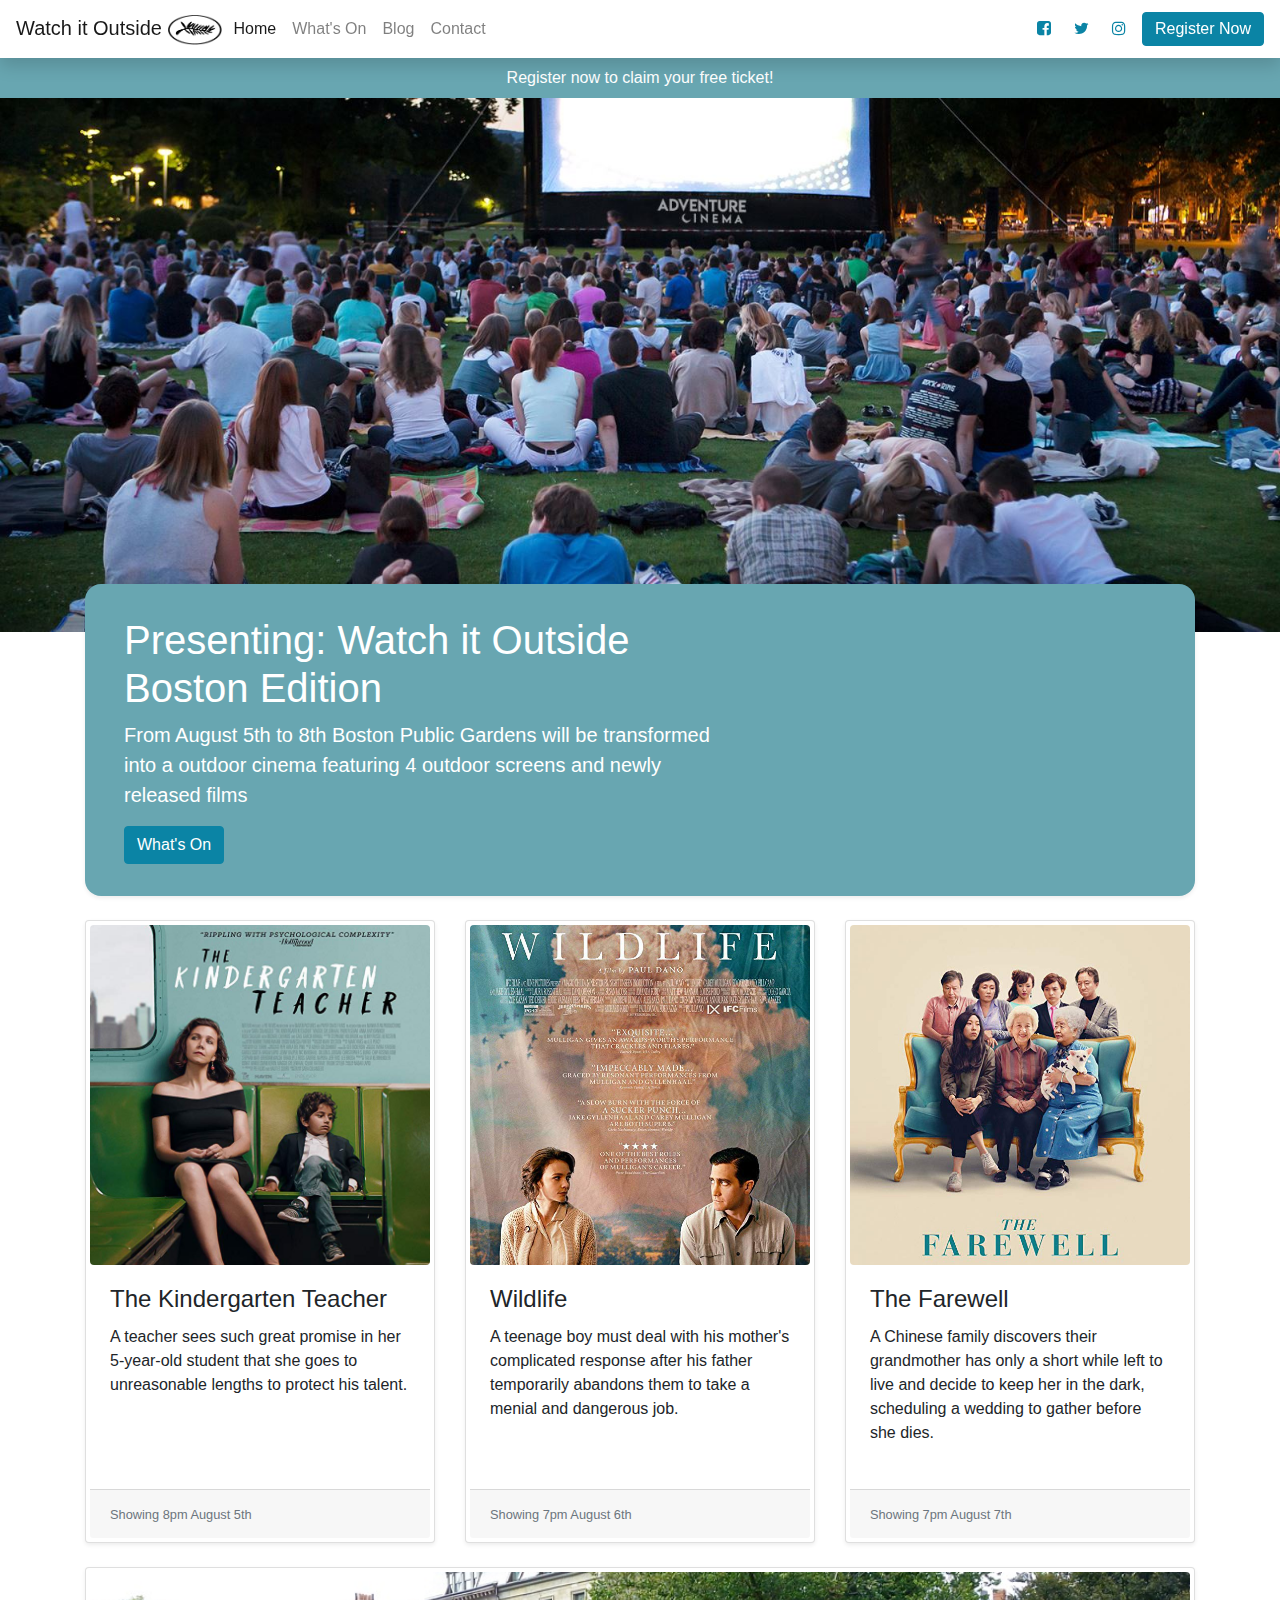
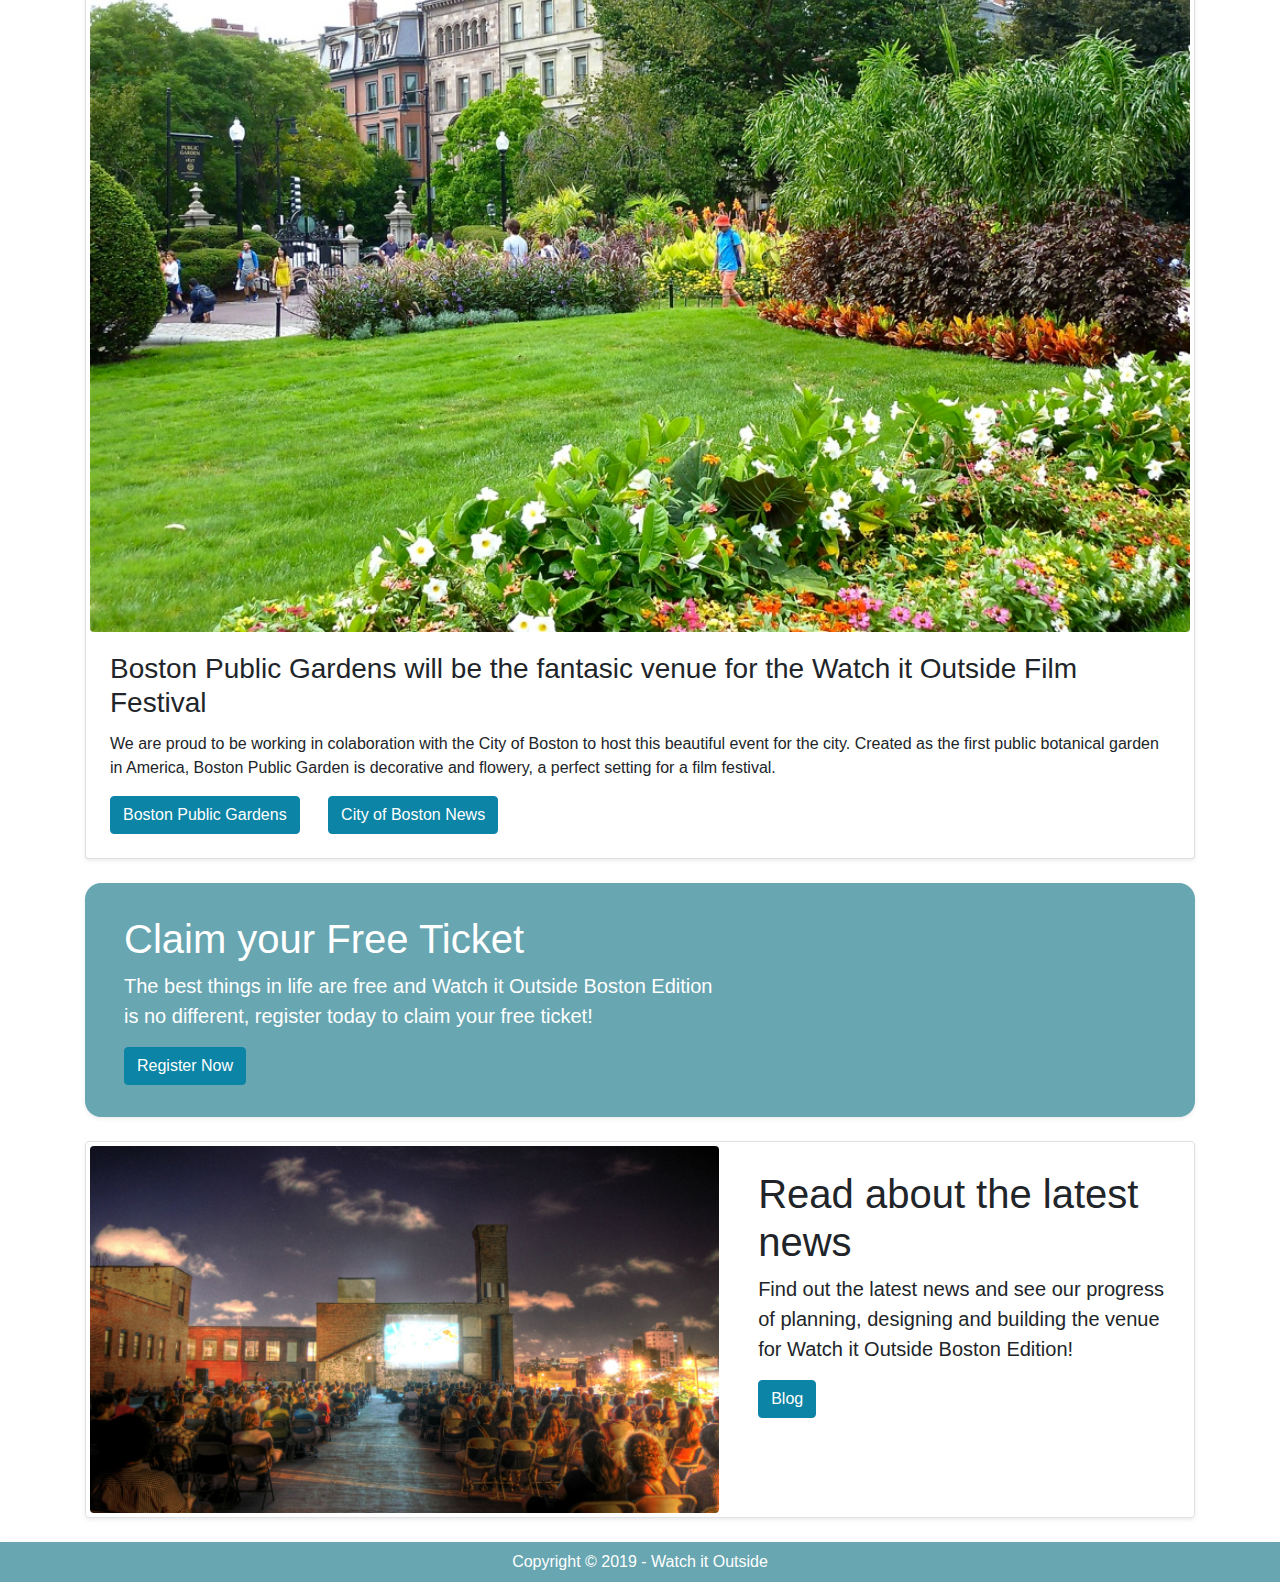
<file: index.html>
<!doctype html>
<html lang="en">

<head>
  <meta charset="utf-8">
  <meta name="viewport" content="width=device-width, initial-scale=1, shrink-to-fit=no">
  <title>Home - Watch it Outside Boston Edition</title>
  <link rel="stylesheet" href="css/mytheme.min.css">
  <link href="https://stackpath.bootstrapcdn.com/font-awesome/4.7.0/css/font-awesome.min.css" rel="stylesheet">
</head>

<body>
  <nav class="navbar navbar-expand-md navbar-light bg-light shadow sticky-top">
    <a class="navbar-brand mr-1" href="index.html">Watch it Outside
      <img src="images/logo.png" width="54" height="30" alt="">
    </a>
    <button class="navbar-toggler" type="button" data-toggle="collapse" data-target="#navbarSupportedContent"
      aria-controls="navbarSupportedContent" aria-expanded="false" aria-label="Toggle navigation">
      <span class="navbar-toggler-icon"></span>
    </button>

    <div class="collapse navbar-collapse text-center" id="navbarSupportedContent">
      <ul class="navbar-nav ml-0 mr-auto">
        <li class="nav-item active">
          <a class="nav-link" href="index.html">Home <span class="sr-only">(current)</span></a>
        </li>
        <li class="nav-item">
          <a class="nav-link" href="whats-on.html">What's On</a>
        </li>
        <li class="nav-item">
          <a class="nav-link" href="blog.html">Blog</a>
        </li>
        <li class="nav-item">
          <a class="nav-link pb-1" href="contact.html">Contact</a>
        </li>
      </ul>
      <div class="btn-toolbar text-center justify-content-center" role="toolbar"
        aria-label="Toolbar with button groups">
        <div class="btn-group py-auto mx-1" role="group" aria-label="First group">
          <button type="button" class="btn btn-outline-light border-0"><a href="http://facebook.com" class="alert-link"
              target="_blank">
              <i class="fa fa-facebook-square"></i>
            </a></button>
          <button type="button" class="btn btn-outline-light border-0"><a href="http://twitter.com" class="alert-link"
              target="_blank">
              <i class="fa fa-twitter"></i>
            </a></button>
          <button type="button" class="btn btn-outline-light border-0"><a href="http://instagram.com" class="alert-link"
              target="_blank"> <i class="fa fa-instagram"></i>
            </a></button>
        </div>
      </div>
      <a href="register.html" class="btn btn-primary py-1 my-1">Register Now</a>
    </div>
  </nav>
  <div class="bg-dark shadow text-center">
    <p class="text-white py-2 my-0">Register now to claim your free ticket!
    </p>
  </div>
  <div class="container-fluid px-0 mb-n5">
    <img src="images/outdoor-5.jpg" class="img-fluid w-100" alt="Outdoor Cinema">
  </div>
  <div class="container">
    <div class="custom-jumbotron bring-to-front">
      <div class="col-md-7 text-center text-sm-left">
        <h1 class="display-5">Presenting: Watch it Outside Boston Edition
        </h1>
        <p class="lead ">From August 5th to 8th Boston Public Gardens will be
          transformed
          into a outdoor cinema
          featuring 4 outdoor screens and newly released films</p>
        <a href="whats-on.html" class="btn btn-primary">What's On</a>
      </div>
    </div>
    <div class="row text-center text-sm-left">
      <div class="col-12 col-md-6 col-lg-4 mb-4">
        <div class="card h-100">
          <img src="images/the kindergarten teacher.jpg" class="card-img-top img-fluid rounded" alt="">
          <div class="card-body">
            <h4 class="card-title">The Kindergarten Teacher</h4>
            <p class="card-text">A teacher sees such great promise in her 5-year-old student that she goes to
              unreasonable lengths to protect his talent.</p>
          </div>
          <div class="card-footer">
            <small class="text-muted">Showing 8pm August 5th</small>
          </div>
        </div>
      </div>
      <div class="col-12 col-md-6 col-lg-4 mb-4">
        <div class="card h-100">
          <img src="images/wildlife.jpg" class="card-img-top img-fluid rounded" alt="">
          <div class="card-body">
            <h4 class="card-title">Wildlife</h4>
            <p class="card-text">A teenage boy must deal with his mother's complicated response after his father
              temporarily abandons them to take a menial and dangerous job. </p>
          </div>
          <div class="card-footer">
            <small class="text-muted">Showing 7pm August 6th</small>
          </div>
        </div>
      </div>
      <div class="col-12 col-lg-4 mb-4">
        <div class="card h-100">
          <img src="images/the farewell.jpg" class="card-img-top img-fluid rounded" alt="">
          <div class="card-body">
            <h4 class="card-title">The Farewell</h4>
            <p class="card-text">A Chinese family discovers their grandmother has only a short while left to
              live and decide to keep her in the dark, scheduling a wedding to gather before she dies. </p>
          </div>
          <div class="card-footer">
            <small class="text-muted">Showing 7pm August 7th</small>
          </div>
        </div>
      </div>
    </div>
    <div class="card">
      <img src="images/boston-common.png" class="card-img-top rounded" alt="boston public garden">
      <div class="card-body text-center text-sm-left">
        <h3 class="card-title">Boston Public Gardens will be the fantasic venue for the Watch it Outside Film
          Festival</h3>
        <p class="card-text">We are proud to be working in colaboration with the City of Boston to host this
          beautiful event for the city. Created as the first public botanical garden in America, Boston Public
          Garden is decorative and flowery, a perfect setting for a film festival.</p>
        <a href="https://www.boston.gov/parks/public-garden" class="btn btn-primary" target="_blank">Boston Public
          Gardens</a>
        <a href="https://www.boston.gov/news" class="btn btn-primary ml-4" target="_blank">City of Boston News</a>
      </div>
    </div>
    <div class="custom-jumbotron">
      <div class="col-md-7 text-center text-sm-left">
        <h1 class="display-5">Claim your Free Ticket
        </h1>
        <p class="lead ">The best things in life are free and Watch it Outside Boston Edition is no
          different, register today to claim your free ticket!</p>
        <a href="register.html" class="btn btn-primary">Register Now</a>
      </div>
    </div>
    <div class="mb-4 p-1 border rounded shadow-sm text-left">
      <div class="row">
        <div class="col-12 col-lg-7">
          <img src="images/outdoor-2.jpg" class="img-fluid rounded" alt="Watch it Outside Progress">
        </div>
        <div class="col-12 col-lg-5 p-4">
          <h1 class="display-5">Read about the latest news
          </h1>
          <p class="lead">Find out the latest news and see our progress of planning, designing and building
            the venue for Watch it Outside Boston Edition!</p>
          <a href="blog.html" class="btn btn-primary">Blog</a>
        </div>
      </div>
    </div>
  </div>
  <div class="bg-dark shadow text-center">
    <p class="text-white py-2 my-0">Copyright © 2019 - Watch it Outside
    </p>
  </div>

  <!-- jQuery first, then Popper.js, then Bootstrap JS -->
  <script src="https://code.jquery.com/jquery-3.3.1.slim.min.js"
    integrity="sha384-q8i/X+965DzO0rT7abK41JStQIAqVgRVzpbzo5smXKp4YfRvH+8abtTE1Pi6jizo"
    crossorigin="anonymous"></script>
  <script src="https://cdnjs.cloudflare.com/ajax/libs/popper.js/1.14.3/umd/popper.min.js"
    integrity="sha384-ZMP7rVo3mIykV+2+9J3UJ46jBk0WLaUAdn689aCwoqbBJiSnjAK/l8WvCWPIPm49"
    crossorigin="anonymous"></script>
  <script src="https://stackpath.bootstrapcdn.com/bootstrap/4.1.3/js/bootstrap.min.js"
    integrity="sha384-ChfqqxuZUCnJSK3+MXmPNIyE6ZbWh2IMqE241rYiqJxyMiZ6OW/JmZQ5stwEULTy"
    crossorigin="anonymous"></script>

</body>

</html>
</file>
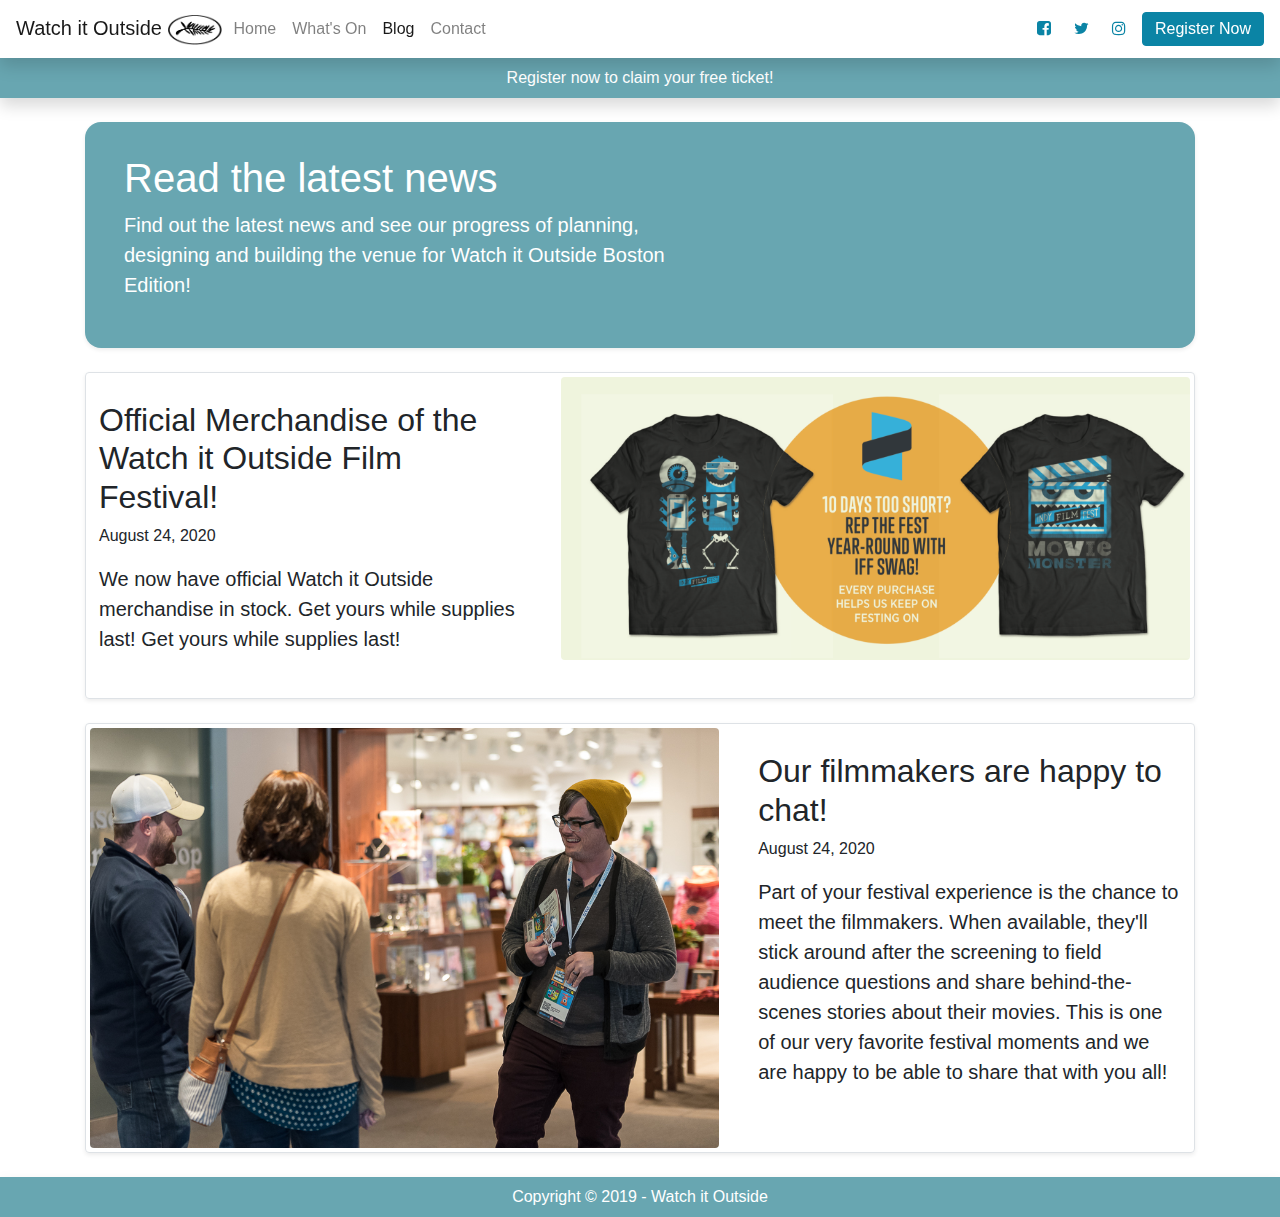
<file: blog.html>
<!doctype html>
<html lang="en">

<head>
    <meta charset="utf-8">
    <meta name="viewport" content="width=device-width, initial-scale=1, shrink-to-fit=no">
    <title>Blog - Watch it Outside Boston Edition</title>
    <link rel="stylesheet" href="css/mytheme.min.css">
    <link href="https://stackpath.bootstrapcdn.com/font-awesome/4.7.0/css/font-awesome.min.css" rel="stylesheet">
</head>

<body>
    <nav class="navbar navbar-expand-md navbar-light bg-light shadow sticky-top">
        <a class="navbar-brand mr-1" href="index.html">Watch it Outside
            <img src="images/logo.png" width="54" height="30" alt="">
        </a>
        <button class="navbar-toggler" type="button" data-toggle="collapse" data-target="#navbarSupportedContent"
            aria-controls="navbarSupportedContent" aria-expanded="false" aria-label="Toggle navigation">
            <span class="navbar-toggler-icon"></span>
        </button>

        <div class="collapse navbar-collapse text-center" id="navbarSupportedContent">
            <ul class="navbar-nav ml-0 mr-auto">
                <li class="nav-item">
                    <a class="nav-link" href="index.html">Home <span class="sr-only">(current)</span></a>
                </li>
                <li class="nav-item">
                    <a class="nav-link" href="whats-on.html">What's On</a>
                </li>
                <li class="nav-item active">
                    <a class="nav-link" href="blog.html">Blog</a>
                </li>
                <li class="nav-item">
                    <a class="nav-link pb-1" href="contact.html">Contact</a>
                </li>
            </ul>
            <div class="btn-toolbar text-center justify-content-center" role="toolbar"
                aria-label="Toolbar with button groups">
                <div class="btn-group py-auto mx-1" role="group" aria-label="First group">
                    <button type="button" class="btn btn-outline-light border-0"><a href="http://facebook.com"
                            class="alert-link" target="_blank">
                            <i class="fa fa-facebook-square"></i>
                        </a></button>
                    <button type="button" class="btn btn-outline-light border-0"><a href="http://twitter.com"
                            class="alert-link" target="_blank">
                            <i class="fa fa-twitter"></i>
                        </a></button>
                    <button type="button" class="btn btn-outline-light border-0"><a href="http://instagram.com"
                            class="alert-link" target="_blank"> <i class="fa fa-instagram"></i>
                        </a></button>
                </div>
            </div>
            <a href="register.html" class="btn btn-primary py-1 my-1">Register Now</a>
        </div>
    </nav>
    <div class="bg-dark shadow text-center">
        <p class="text-white py-2 mt-0 mb-4">Register now to claim your free ticket!
        </p>
    </div>
    </div>
    <div class="container">
        <div class="custom-jumbotron">
            <div class="col-md-7 text-center text-sm-left">
                <h1 class="display-5">Read the latest news
                </h1>
                <p class="lead ">Find out the latest news and see our progress of planning, designing and building the
                    venue for Watch it Outside Boston Edition!</p>
            </div>
        </div>
        <div class="blog-post mb-4 p-1 border rounded shadow-sm text-left">
            <div class="row">
                <div class="col-12 col-lg-5 p-4">
                    <h2 class="blog-post-title">Official Merchandise of the Watch it Outside Film Festival!
                    </h2>
                    <p class="blog-post-meta">August 24, 2020</p>
                    <p class="lead">We now have official Watch it Outside merchandise
                        in
                        stock. Get yours while
                        supplies last! Get yours while supplies last! </p>
                </div>
                <div class="col-12 col-lg-7">
                    <img src="images/merchandise.png" class="img-fluid rounded" alt="Watch it Outside Progress">
                </div>
            </div>
        </div>
        <div class="blog-post custom-design text-left">
            <div class="row">
                <div class="col-12 col-lg-7">
                    <img src="images/film-festitval-meet-the-filmmakers.jpg" class="img-fluid rounded"
                        alt="Watch it Outside Progress">
                </div>
                <div class="col-12 col-lg-5 p-4">
                    <h2 class="display-5">Our filmmakers are
                        happy to chat!
                    </h2>
                    <p class="blog-post-meta">August 24, 2020</p>
                    <p class="lead">Part of your festival experience is the chance to meet the
                        filmmakers. When available, they'll stick around after the screening to field audience questions
                        and share behind-the-scenes stories about their movies. This is one of our very favorite
                        festival moments and we are happy to be
                        able to share that with you all!</p>
                </div>
            </div>
        </div>
    </div>

    <div class="bg-dark shadow text-center">
        <p class="text-white py-2 my-0">Copyright © 2019 - Watch it Outside
        </p>
    </div>

    <!-- jQuery first, then Popper.js, then Bootstrap JS -->
    <script src="https://code.jquery.com/jquery-3.3.1.slim.min.js"
        integrity="sha384-q8i/X+965DzO0rT7abK41JStQIAqVgRVzpbzo5smXKp4YfRvH+8abtTE1Pi6jizo"
        crossorigin="anonymous"></script>
    <script src="https://cdnjs.cloudflare.com/ajax/libs/popper.js/1.14.3/umd/popper.min.js"
        integrity="sha384-ZMP7rVo3mIykV+2+9J3UJ46jBk0WLaUAdn689aCwoqbBJiSnjAK/l8WvCWPIPm49"
        crossorigin="anonymous"></script>
    <script src="https://stackpath.bootstrapcdn.com/bootstrap/4.1.3/js/bootstrap.min.js"
        integrity="sha384-ChfqqxuZUCnJSK3+MXmPNIyE6ZbWh2IMqE241rYiqJxyMiZ6OW/JmZQ5stwEULTy"
        crossorigin="anonymous"></script>

</body>

</html>
</file>
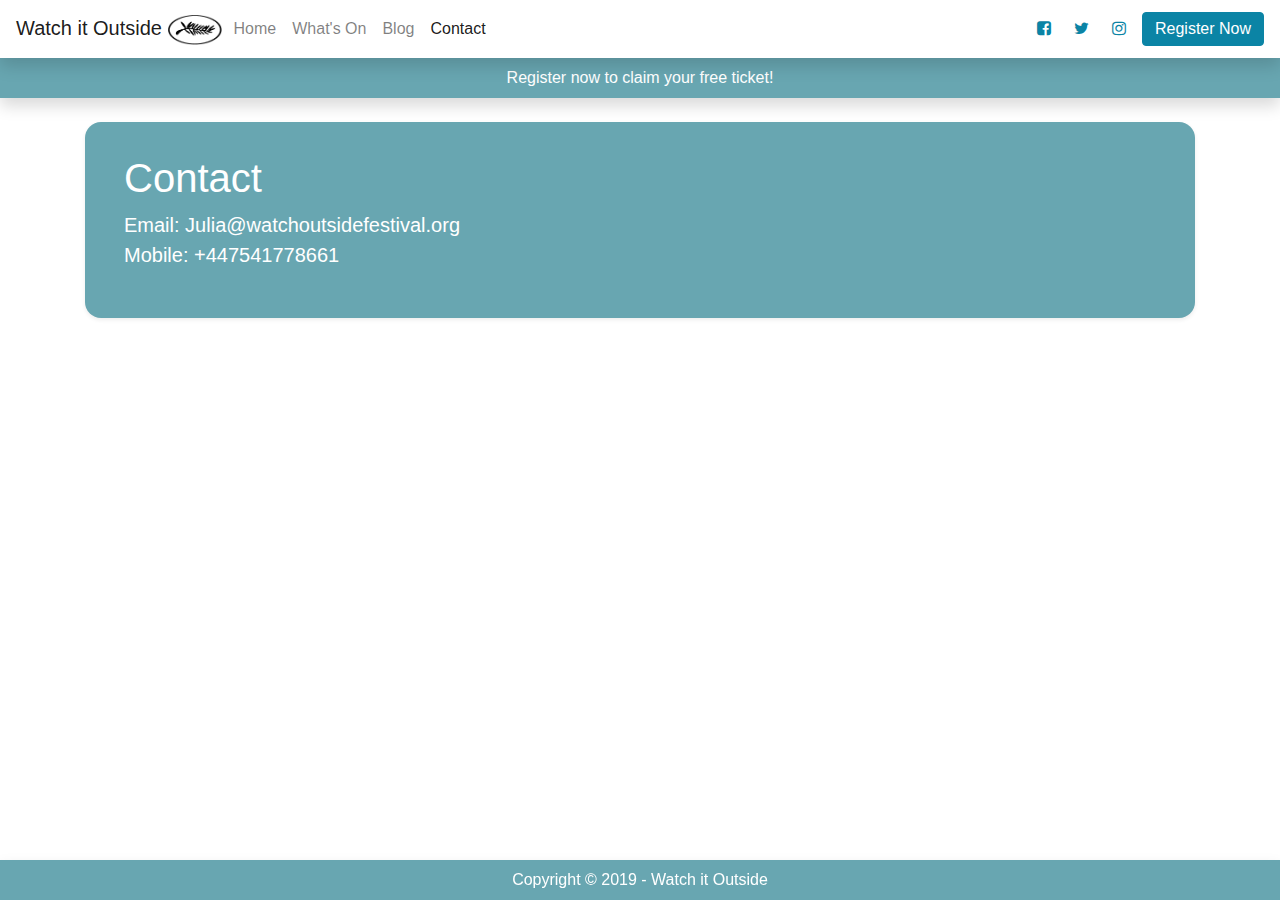
<file: contact.html>
<!doctype html>
<html lang="en">

<head>
    <meta charset="utf-8">
    <meta name="viewport" content="width=device-width, initial-scale=1, shrink-to-fit=no">
    <title>Contact - Watch it Outside Boston Edition</title>
    <link rel="stylesheet" href="css/mytheme.min.css">
    <link href="https://stackpath.bootstrapcdn.com/font-awesome/4.7.0/css/font-awesome.min.css" rel="stylesheet">
</head>

<body>
    <nav class="navbar navbar-expand-md navbar-light bg-light shadow sticky-top">
        <a class="navbar-brand mr-1" href="index.html">Watch it Outside
            <img src="images/logo.png" width="54" height="30" alt="">
        </a>
        <button class="navbar-toggler" type="button" data-toggle="collapse" data-target="#navbarSupportedContent"
            aria-controls="navbarSupportedContent" aria-expanded="false" aria-label="Toggle navigation">
            <span class="navbar-toggler-icon"></span>
        </button>

        <div class="collapse navbar-collapse text-center" id="navbarSupportedContent">
            <ul class="navbar-nav ml-0 mr-auto">
                <li class="nav-item">
                    <a class="nav-link" href="index.html">Home <span class="sr-only">(current)</span></a>
                </li>
                <li class="nav-item">
                    <a class="nav-link" href="whats-on.html">What's On</a>
                </li>
                <li class="nav-item">
                    <a class="nav-link" href="blog.html">Blog</a>
                </li>
                <li class="nav-item active">
                    <a class="nav-link pb-1" href="contact.html">Contact</a>
                </li>
            </ul>
            <div class="btn-toolbar text-center justify-content-center" role="toolbar"
                aria-label="Toolbar with button groups">
                <div class="btn-group py-auto mx-1" role="group" aria-label="First group">
                    <button type="button" class="btn btn-outline-light border-0"><a href="http://facebook.com"
                            class="alert-link" target="_blank">
                            <i class="fa fa-facebook-square"></i>
                        </a></button>
                    <button type="button" class="btn btn-outline-light border-0"><a href="http://twitter.com"
                            class="alert-link" target="_blank">
                            <i class="fa fa-twitter"></i>
                        </a></button>
                    <button type="button" class="btn btn-outline-light border-0"><a href="http://instagram.com"
                            class="alert-link" target="_blank"> <i class="fa fa-instagram"></i>
                        </a></button>
                </div>
            </div>
            <a href="register.html" class="btn btn-primary py-1 my-1">Register Now</a>
        </div>
    </nav>
    <div class="bg-dark shadow text-center">
        <p class="text-white py-2 mt-0 mb-4">Register now to claim your free ticket!
        </p>
    </div>
    <div class="container">
        <div class="custom-jumbotron">
            <div class="col-md-7 text-center text-sm-left">
                <h1 class="display-5">Contact
                </h1>
                <p class="lead ">Email: Julia@watchoutsidefestival.org<br>Mobile: +447541778661</p>

            </div>
        </div>

    </div>

    <div class="bg-dark shadow text-center fixed-bottom">
        <p class="text-white py-2 my-0">Copyright © 2019 - Watch it Outside
        </p>
    </div>



    <!-- jQuery first, then Popper.js, then Bootstrap JS -->
    <script src="https://code.jquery.com/jquery-3.3.1.slim.min.js"
        integrity="sha384-q8i/X+965DzO0rT7abK41JStQIAqVgRVzpbzo5smXKp4YfRvH+8abtTE1Pi6jizo"
        crossorigin="anonymous"></script>
    <script src="https://cdnjs.cloudflare.com/ajax/libs/popper.js/1.14.3/umd/popper.min.js"
        integrity="sha384-ZMP7rVo3mIykV+2+9J3UJ46jBk0WLaUAdn689aCwoqbBJiSnjAK/l8WvCWPIPm49"
        crossorigin="anonymous"></script>
    <script src="https://stackpath.bootstrapcdn.com/bootstrap/4.1.3/js/bootstrap.min.js"
        integrity="sha384-ChfqqxuZUCnJSK3+MXmPNIyE6ZbWh2IMqE241rYiqJxyMiZ6OW/JmZQ5stwEULTy"
        crossorigin="anonymous"></script>

</body>

</html>
</file>
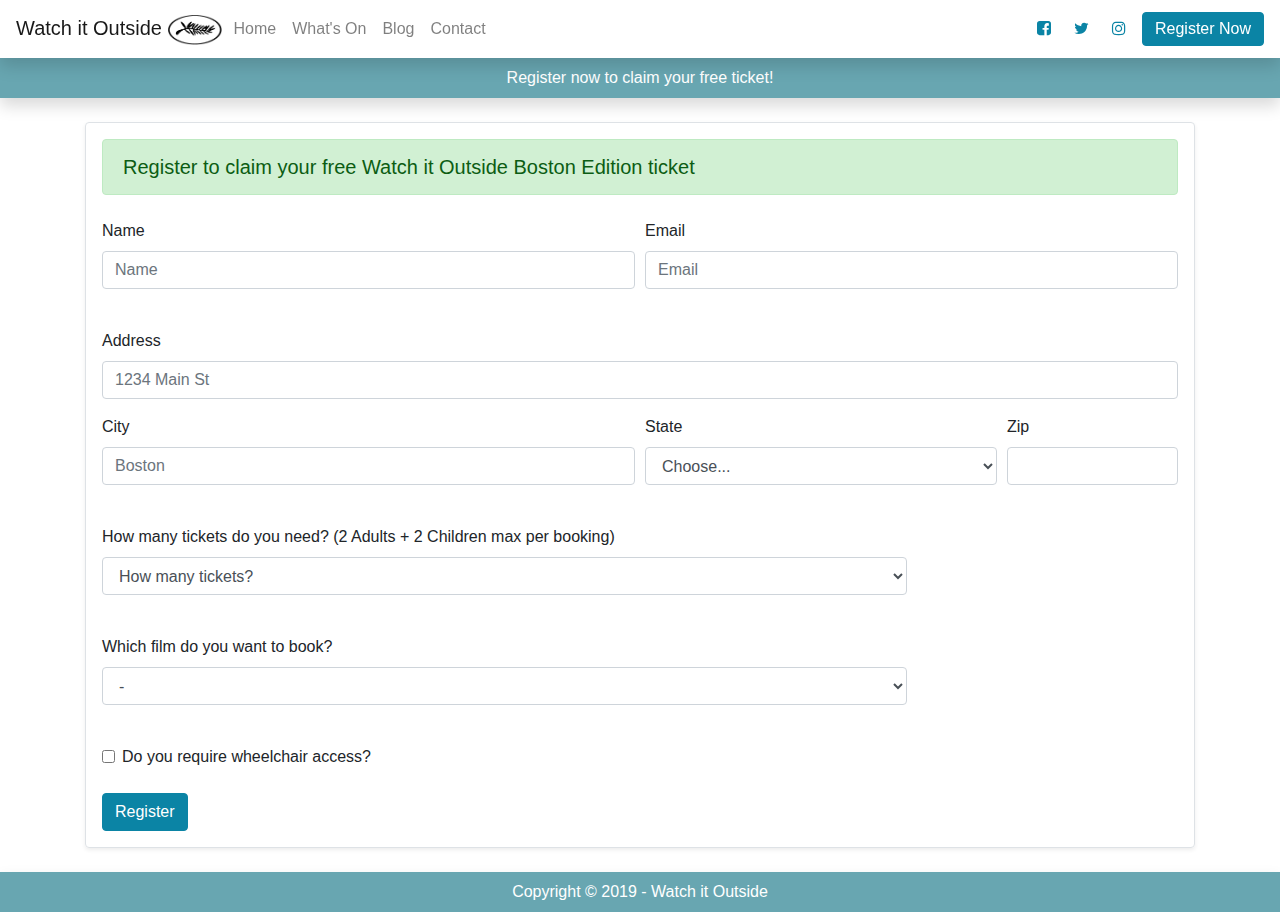
<file: register.html>
<!doctype html>
<html lang="en">

<head>
    <meta charset="utf-8">
    <meta name="viewport" content="width=device-width, initial-scale=1, shrink-to-fit=no">
    <title>Register - Watch it Outside Boston Edition</title>
    <link rel="stylesheet" href="css/mytheme.min.css">
    <link href="https://stackpath.bootstrapcdn.com/font-awesome/4.7.0/css/font-awesome.min.css" rel="stylesheet">
</head>

<body>
    <nav class="navbar navbar-expand-md navbar-light bg-light shadow sticky-top">
        <a class="navbar-brand mr-1" href="index.html">Watch it Outside
            <img src="images/logo.png" width="54" height="30" alt="">
        </a>
        <button class="navbar-toggler" type="button" data-toggle="collapse" data-target="#navbarSupportedContent"
            aria-controls="navbarSupportedContent" aria-expanded="false" aria-label="Toggle navigation">
            <span class="navbar-toggler-icon"></span>
        </button>

        <div class="collapse navbar-collapse text-center" id="navbarSupportedContent">
            <ul class="navbar-nav ml-0 mr-auto">
                <li class="nav-item">
                    <a class="nav-link" href="index.html">Home <span class="sr-only">(current)</span></a>
                </li>
                <li class="nav-item">
                    <a class="nav-link" href="whats-on.html">What's On</a>
                </li>
                <li class="nav-item">
                    <a class="nav-link" href="blog.html">Blog</a>
                </li>
                <li class="nav-item">
                    <a class="nav-link pb-1" href="contact.html">Contact</a>
                </li>
            </ul>
            <div class="btn-toolbar text-center justify-content-center" role="toolbar"
                aria-label="Toolbar with button groups">
                <div class="btn-group py-auto mx-1" role="group" aria-label="First group">
                    <button type="button" class="btn btn-outline-light border-0"><a href="http://facebook.com"
                            class="alert-link" target="_blank">
                            <i class="fa fa-facebook-square"></i>
                        </a></button>
                    <button type="button" class="btn btn-outline-light border-0"><a href="http://twitter.com"
                            class="alert-link" target="_blank">
                            <i class="fa fa-twitter"></i>
                        </a></button>
                    <button type="button" class="btn btn-outline-light border-0"><a href="http://instagram.com"
                            class="alert-link" target="_blank"> <i class="fa fa-instagram"></i>
                        </a></button>
                </div>
                <a href="register.html" class="btn btn-primary py-1 my-1">Register Now</a>
            </div>
    </nav>
    <div class="bg-dark shadow text-center">
        <p class="text-white py-2 mt-0 mb-4">Register now to claim your free ticket!
        </p>
    </div>
    <div class="container">
        <div class="border rounded p-3 mb-4 shadow-sm">
            <form>
                <div class="alert alert-secondary lead text-center text-sm-left mb-4" role="alert">
                    Register to claim your free Watch it Outside Boston Edition ticket
                </div>
                <div class="form-row mb-4">
                    <div class="form-group col-md-6">
                        <label for="inputEmail4">Name</label>
                        <input type="email" class="form-control" id="inputEmail4" placeholder="Name">
                    </div>
                    <div class="form-group col-md-6">
                        <label for="inputPassword4">Email</label>
                        <input type="password" class="form-control" id="inputPassword4" placeholder="Email">
                    </div>
                </div>
                <div class="form-group">
                    <label for="inputAddress">Address</label>
                    <input type="text" class="form-control" id="inputAddress" placeholder="1234 Main St">
                </div>
                <div class="form-row mb-4">
                    <div class="form-group col-md-6">
                        <label for="inputCity">City</label>
                        <input type="text" class="form-control" id="inputCity" placeholder="Boston">
                    </div>
                    <div class="form-group col-md-4">
                        <label for="inputState">State</label>
                        <select id="inputState" class="form-control">
                            <option selected>Choose...</option>
                            <option>...</option>
                        </select>
                    </div>
                    <div class="form-group col-md-2">
                        <label for="inputZip">Zip</label>
                        <input type="text" class="form-control" id="inputZip">
                    </div>
                </div>
                <div class="form-row mb-4">
                    <div class="form-group col col-lg-9">
                        <label for="inputState ">How many tickets do you need? (2 Adults + 2 Children max per
                            booking)</label>
                        <select id="inputState" class="form-control">
                            <option selected>How many tickets?</option>
                            <option>1 Individual</option>
                            <option>2 Individuals</option>
                            <option>Family (2 Adults + 2 Children)</option>
                        </select>
                    </div>
                </div>
                <div class="form-row mb-4">
                    <div class="form-group col col-lg-9">
                        <label for="inputState ">Which film do you want to book?</label>
                        <select id="inputState" class="form-control">
                            <option>-</option>
                            <option>Midsommar - Showing 3pm August 5th</option>
                            <option>The Kindergarten Teacher - Showing 8pm August 5th</option>
                            <option>The Boy Who Harnessed the Wind - Showing 4pm August 6th</option>
                            <option>Wildlife - Showing 7pm August 6th</option>
                            <option>After the Wedding - Showing 5pm August 7th</option>
                            <option>The Farewell - Showing 7pm August 7th</option>
                            <option>Animals - Showing 3pm August 8th</option>
                            <option>Blinded by the Light - Showing 6pm August 8th</option>
                        </select>
                    </div>
                </div>
                <div class="form-group mb-4">
                    <div class="form-check">
                        <input class="form-check-input" type="checkbox" id="gridCheck">
                        <label class="form-check-label" for="gridCheck">
                            Do you require wheelchair access?
                        </label>
                    </div>
                </div>
                <button type="submit" class="btn btn-primary">Register</button>

            </form>
        </div>
    </div>
    <div class="bg-dark shadow text-center">
        <p class="text-white py-2 my-0">Copyright © 2019 - Watch it Outside
        </p>
    </div>


    <!-- jQuery first, then Popper.js, then Bootstrap JS -->
    <script src="https://code.jquery.com/jquery-3.3.1.slim.min.js"
        integrity="sha384-q8i/X+965DzO0rT7abK41JStQIAqVgRVzpbzo5smXKp4YfRvH+8abtTE1Pi6jizo"
        crossorigin="anonymous"></script>
    <script src="https://cdnjs.cloudflare.com/ajax/libs/popper.js/1.14.3/umd/popper.min.js"
        integrity="sha384-ZMP7rVo3mIykV+2+9J3UJ46jBk0WLaUAdn689aCwoqbBJiSnjAK/l8WvCWPIPm49"
        crossorigin="anonymous"></script>
    <script src="https://stackpath.bootstrapcdn.com/bootstrap/4.1.3/js/bootstrap.min.js"
        integrity="sha384-ChfqqxuZUCnJSK3+MXmPNIyE6ZbWh2IMqE241rYiqJxyMiZ6OW/JmZQ5stwEULTy"
        crossorigin="anonymous"></script>

</body>

</html>
</file>
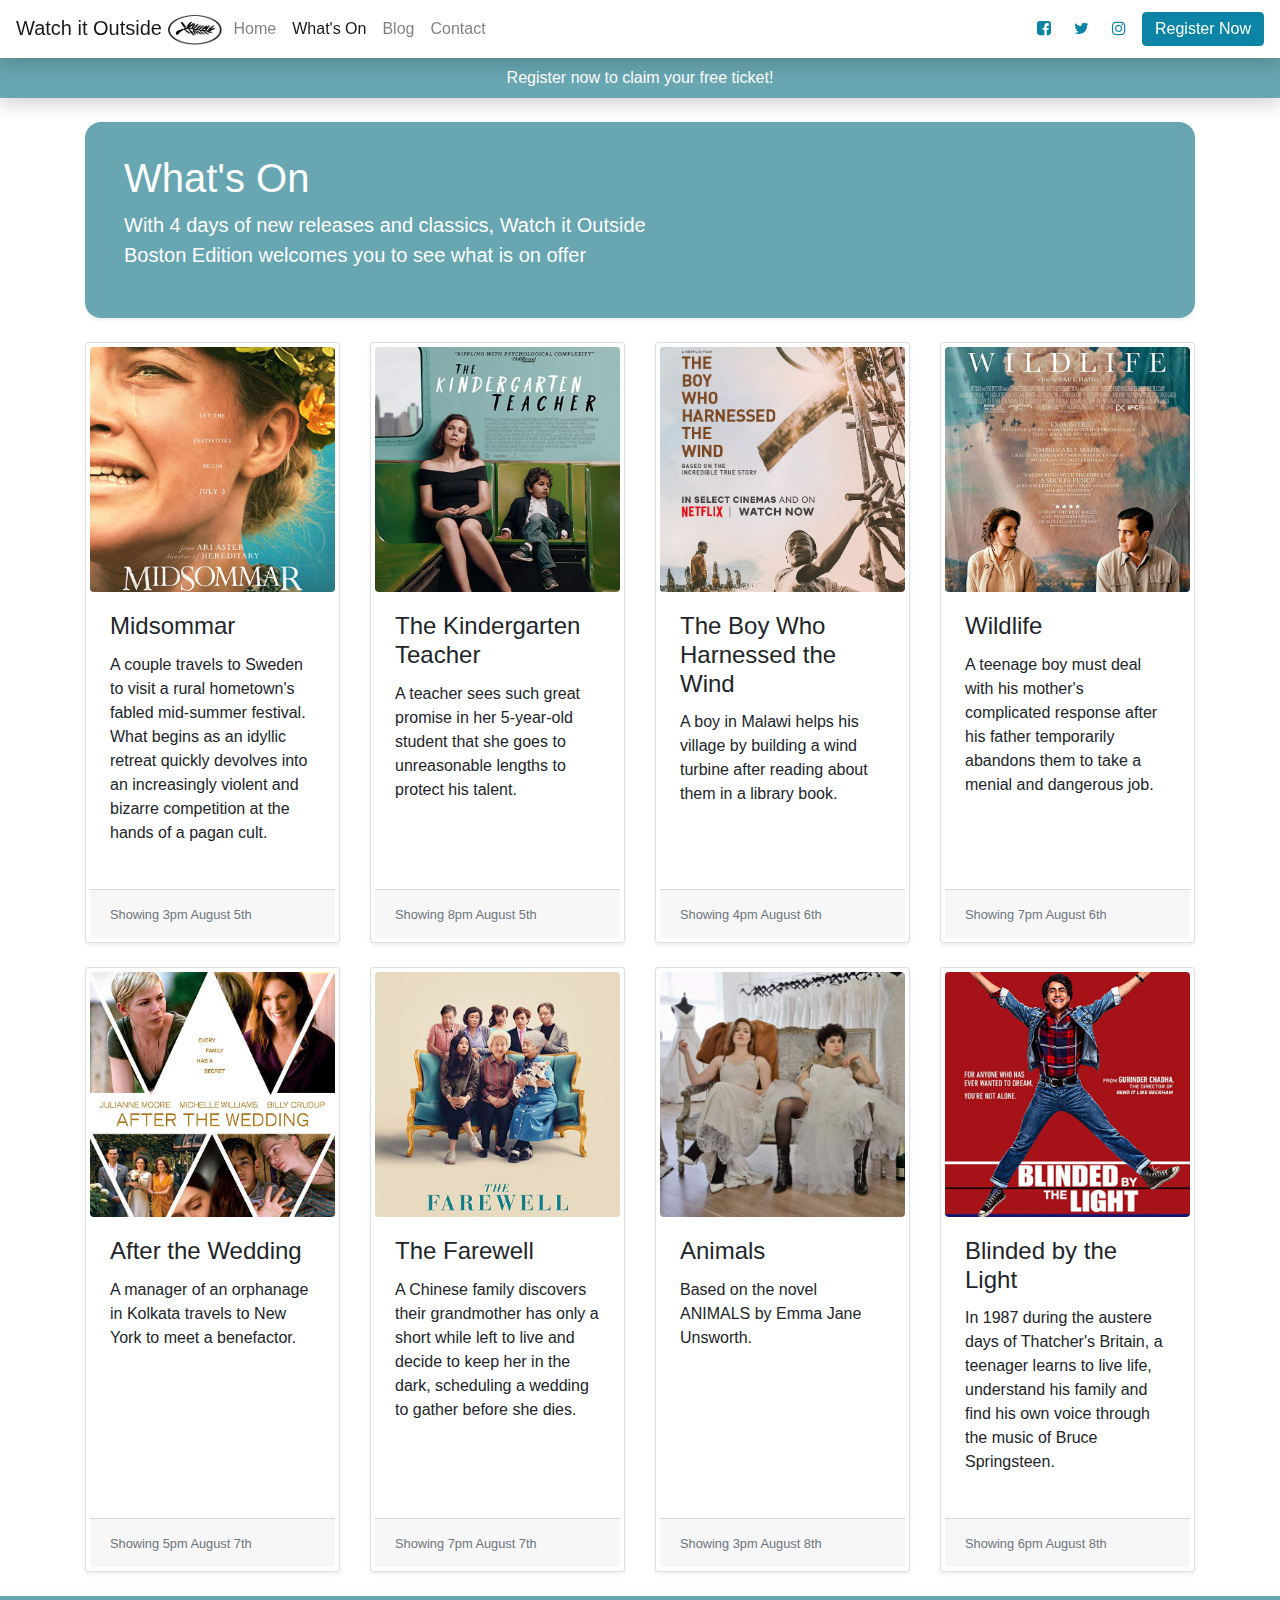
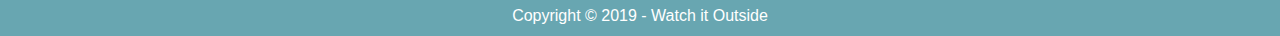
<file: whats-on.html>
<!doctype html>
<html lang="en">

<head>
    <meta charset="utf-8">
    <meta name="viewport" content="width=device-width, initial-scale=1, shrink-to-fit=no">
    <title>Whats On - Watch it Outside Boston Edition</title>
    <link rel="stylesheet" href="css/mytheme.min.css">
    <link href="https://stackpath.bootstrapcdn.com/font-awesome/4.7.0/css/font-awesome.min.css" rel="stylesheet">
</head>

<body>
    <nav class="navbar navbar-expand-md navbar-light bg-light shadow sticky-top">
        <a class="navbar-brand mr-1" href="index.html">Watch it Outside
            <img src="images/logo.png" width="54" height="30" alt="">
        </a>
        <button class="navbar-toggler" type="button" data-toggle="collapse" data-target="#navbarSupportedContent"
            aria-controls="navbarSupportedContent" aria-expanded="false" aria-label="Toggle navigation">
            <span class="navbar-toggler-icon"></span>
        </button>

        <div class="collapse navbar-collapse text-center" id="navbarSupportedContent">
            <ul class="navbar-nav ml-0 mr-auto">
                <li class="nav-item">
                    <a class="nav-link" href="index.html">Home <span class="sr-only">(current)</span></a>
                </li>
                <li class="nav-item">
                    <a class="nav-link active" href="whats-on.html">What's On</a>
                </li>
                <li class="nav-item">
                    <a class="nav-link" href="blog.html">Blog</a>
                </li>
                <li class="nav-item">
                    <a class="nav-link pb-1" href="contact.html">Contact</a>
                </li>
            </ul>
            <div class="btn-toolbar text-center justify-content-center" role="toolbar"
                aria-label="Toolbar with button groups">
                <div class="btn-group py-auto mx-1" role="group" aria-label="First group">
                    <button type="button" class="btn btn-outline-light border-0"><a href="http://facebook.com"
                            class="alert-link" target="_blank">
                            <i class="fa fa-facebook-square"></i>
                        </a></button>
                    <button type="button" class="btn btn-outline-light border-0"><a href="http://twitter.com"
                            class="alert-link" target="_blank">
                            <i class="fa fa-twitter"></i>
                        </a></button>
                    <button type="button" class="btn btn-outline-light border-0"><a href="http://instagram.com"
                            class="alert-link" target="_blank"> <i class="fa fa-instagram"></i>
                        </a></button>
                </div>
            </div>
            <a href="register.html" class="btn btn-primary py-1 my-1">Register Now</a>
        </div>
    </nav>
    <div class="bg-dark shadow text-center mb-4">
        <p class="text-white py-2 my-0">Register now to claim your free ticket!
        </p>
    </div>
    <div class="container">
        <div class="custom-jumbotron">
            <div class="col-md-7 text-center text-sm-left">
                <h1 class="display-5">What's On
                </h1>
                <p class="lead ">With 4 days of new releases and classics, Watch it Outside Boston Edition welcomes you
                    to see what is on offer</p>
            </div>
        </div>

        <div class="row text-center text-sm-left">
            <div class="col-12 col-md-6 col-lg-4 col-xl-3 mb-4">
                <div class="card shadow-sm p-1 h-100">
                    <img src="images/midommar.jpg" class="card-img-top rounded" alt="">
                    <div class="card-body">
                        <h4 class="card-title">Midsommar</h4>
                        <p class="card-text">A couple travels to Sweden to visit a rural hometown's fabled mid-summer
                            festival. What begins as an idyllic retreat quickly devolves into an increasingly violent
                            and
                            bizarre competition at the hands of a pagan cult.</p>
                    </div>
                    <div class="card-footer">
                        <small class="text-muted">Showing 3pm August 5th</small>
                    </div>
                </div>
            </div>
            <div class="col-12 col-md-6 col-lg-4 col-xl-3 mb-4">
                <div class="card shadow-sm p-1 h-100">
                    <img src="images/the kindergarten teacher.jpg" class="card-img-top rounded" alt="">
                    <div class="card-body">
                        <h4 class="card-title">The Kindergarten Teacher</h4>
                        <p class="card-text">A teacher sees such great promise in her 5-year-old student that she goes
                            to
                            unreasonable lengths to protect his talent.</p>
                    </div>
                    <div class="card-footer">
                        <small class="text-muted">Showing 8pm August 5th</small>
                    </div>
                </div>
            </div>
            <div class="col-12 col-md-6 col-lg-4 col-xl-3 mb-4">
                <div class="card shadow-sm p-1 h-100">
                    <img src="images/the boy who harnessed the wind.jpg" class="card-img-top rounded" alt="">
                    <div class="card-body">
                        <h4 class="card-title">The Boy Who Harnessed the Wind</h4>
                        <p class="card-text">A boy in Malawi helps his village by building a wind turbine after reading
                            about them in a library book. </p>
                    </div>
                    <div class="card-footer">
                        <small class="text-muted">Showing 4pm August 6th</small>
                    </div>
                </div>
            </div>
            <div class="col-12 col-md-6 col-xl-3 mb-4">
                <div class="card shadow-sm p-1 h-100">
                    <img src="images/wildlife.jpg" class="card-img-top rounded" alt="">
                    <div class="card-body">
                        <h4 class="card-title">Wildlife</h4>
                        <p class="card-text">A teenage boy must deal with his mother's complicated response after his
                            father
                            temporarily abandons them to take a menial and dangerous job.
                    </div>
                    <div class="card-footer">
                        <small class="text-muted">Showing 7pm August 6th</small>
                    </div>
                </div>
            </div>
            <div class="col-12 col-md-6 col-xl-3 mb-4">
                <div class="card shadow-sm p-1 h-100">
                    <img src="images/after the wedding.jpg" class="card-img-top rounded" alt="">
                    <div class="card-body">
                        <h4 class="card-title">After the Wedding</h4>
                        <p class="card-text">A manager of an orphanage in Kolkata travels to New York to meet a
                            benefactor.
                        </p>
                    </div>
                    <div class="card-footer">
                        <small class="text-muted">Showing 5pm August 7th</small>
                    </div>
                </div>
            </div>

            <div class="col-12 col-md-6 col-lg-4 col-xl-3 mb-4">
                <div class="card shadow-sm p-1 h-100">
                    <img src="images/the farewell.jpg" class="card-img-top rounded" alt="">
                    <div class="card-body">
                        <h4 class="card-title">The Farewell</h4>
                        <p class="card-text">A Chinese family discovers their grandmother has only a short while
                            left to
                            live and decide to keep her in the dark, scheduling a wedding to gather before she dies.
                        </p>
                    </div>
                    <div class="card-footer">
                        <small class="text-muted">Showing 7pm August 7th</small>
                    </div>
                </div>
            </div>
            <div class="col-12 col-md-6 col-lg-4 col-xl-3 mb-4">
                <div class="card shadow-sm p-1 h-100">
                    <img src="images/animals.jpg" class="card-img-top rounded" alt="">
                    <div class="card-body">
                        <h4 class="card-title">Animals</h4>
                        <p class="card-text">Based on the novel ANIMALS by Emma Jane Unsworth. </p>
                    </div>
                    <div class="card-footer">
                        <small class="text-muted">Showing 3pm August 8th</small>
                    </div>
                </div>
            </div>
            <div class="col-12 col-md-6 col-lg-4 col-xl-3 mb-4">
                <div class="card shadow-sm p-1 h-100">
                    <img src="images/blinded by the light.jpg" class="card-img-top rounded" alt="">
                    <div class="card-body">
                        <h4 class="card-title">Blinded by the Light</h4>
                        <p class="card-text">In 1987 during the austere days of Thatcher's Britain, a teenager
                            learns to
                            live life, understand his family and find his own voice through the music of Bruce
                            Springsteen.
                        </p>
                    </div>
                    <div class="card-footer">
                        <small class="text-muted">Showing 6pm August 8th</small>
                    </div>
                </div>
            </div>
        </div>
    </div>
    </div>

    <div class="bg-dark shadow text-center">
        <p class="text-white py-2 my-0">Copyright © 2019 - Watch it Outside
        </p>
    </div>

    <!-- jQuery first, then Popper.js, then Bootstrap JS -->
    <script src="https://code.jquery.com/jquery-3.3.1.slim.min.js"
        integrity="sha384-q8i/X+965DzO0rT7abK41JStQIAqVgRVzpbzo5smXKp4YfRvH+8abtTE1Pi6jizo"
        crossorigin="anonymous"></script>
    <script src="https://cdnjs.cloudflare.com/ajax/libs/popper.js/1.14.3/umd/popper.min.js"
        integrity="sha384-ZMP7rVo3mIykV+2+9J3UJ46jBk0WLaUAdn689aCwoqbBJiSnjAK/l8WvCWPIPm49"
        crossorigin="anonymous"></script>
    <script src="https://stackpath.bootstrapcdn.com/bootstrap/4.1.3/js/bootstrap.min.js"
        integrity="sha384-ChfqqxuZUCnJSK3+MXmPNIyE6ZbWh2IMqE241rYiqJxyMiZ6OW/JmZQ5stwEULTy"
        crossorigin="anonymous"></script>

</body>

</html>
</file>
